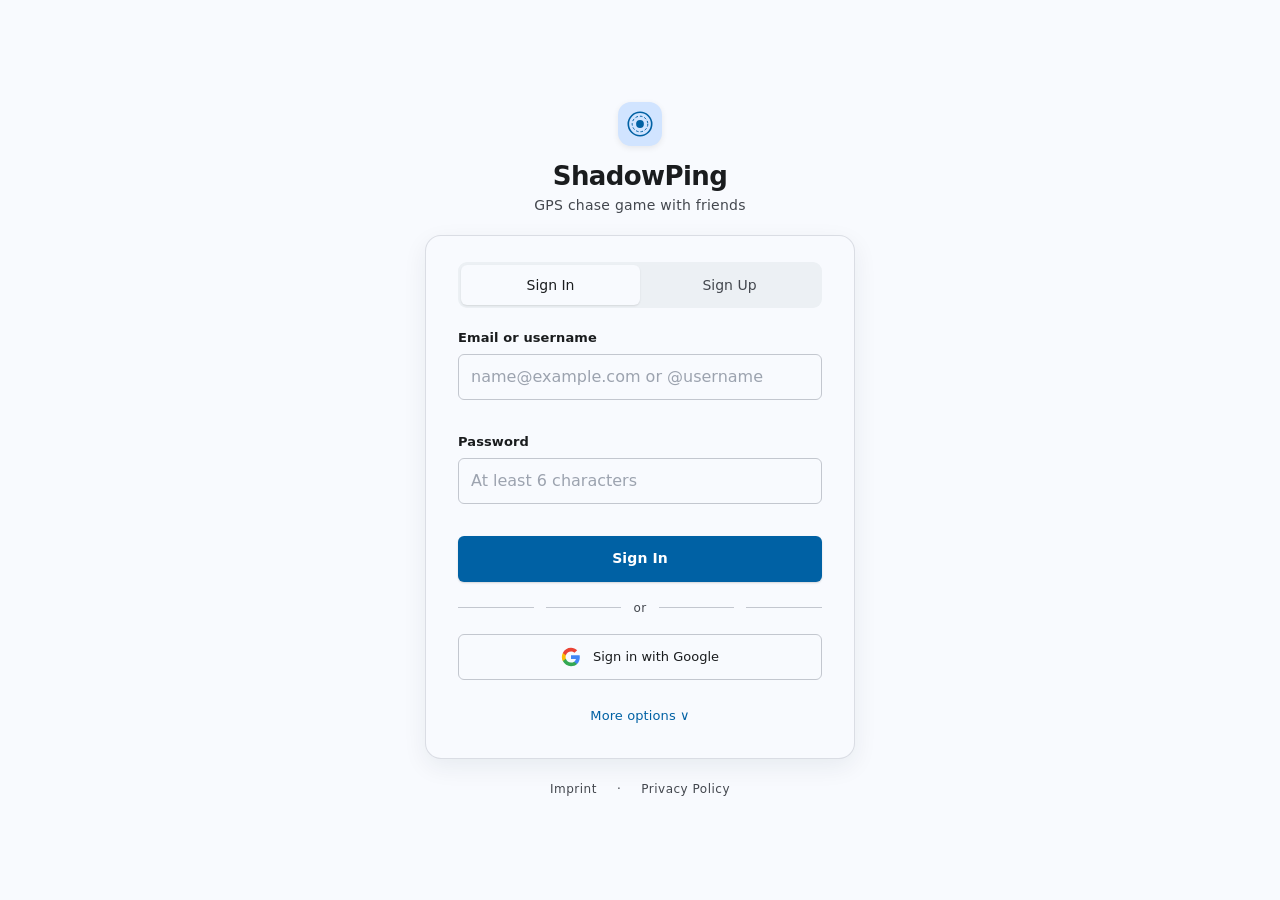
<file: index.html>
<!DOCTYPE html>
<html lang="de">
  <head>
    <meta charset="UTF-8" />
    <!-- Pinch-Zoom bleibt für Barrierefreiheit verfügbar; viewport-fit nutzt
         auf iPhone die volle Fläche bis in die Display-Ecken. -->
    <meta name="viewport" content="width=device-width, initial-scale=1.0, viewport-fit=cover" />
    <meta name="color-scheme" content="light dark" />
    <meta name="theme-color" content="#0f172a" />
    <meta name="mobile-web-app-capable" content="yes" />
    <meta name="apple-mobile-web-app-capable" content="yes" />
    <meta name="apple-mobile-web-app-status-bar-style" content="black-translucent" />
    <meta name="apple-mobile-web-app-title" content="ShadowPing" />
    <meta name="format-detection" content="telephone=no" />
    <meta name="apple-touch-fullscreen" content="yes" />
    <link rel="manifest" href="/manifest.json" />
    <link rel="icon" href="/icon.svg" type="image/svg+xml" />
    <link rel="apple-touch-icon" href="/icon-180.png" />

    <!-- ── SEO: Google & Social Media ─────────────────────────── -->
    <title>ShadowPing – GPS-Fangspiel | Verfolgen oder entkommen</title>
    <!-- application-name: verhindert, dass Google den Hosting-Anbieter
         ("Cloudflare") als Seitenname anzeigt; ShadowPing wird stattdessen verwendet. -->
    <meta name="application-name" content="ShadowPing" />
    <meta name="google-site-verification" content="XhehOUjK3mTMRknBZVgZoqfgytqWMaHT4mtHR7_vz60" />
    <meta name="description"
      content="ShadowPing ist das kostenlose GPS-Fangspiel für Android & Web. Spiele als Hunter und jage den Runner in Echtzeit – oder fliehe als Runner vor der Jagd. Ohne Werbung, ohne Tracking." />
    <meta name="robots" content="index, follow" />
    <meta name="googlebot" content="index, follow, max-image-preview:large" />
    <link rel="canonical" href="https://shadowping.pages.dev/" />

    <!-- Open Graph (Facebook, WhatsApp, Discord, Telegram) -->
    <meta property="og:site_name" content="ShadowPing" />
    <meta property="og:type" content="website" />
    <meta property="og:locale" content="de_DE" />
    <meta property="og:title" content="ShadowPing – GPS-Fangspiel | Verfolgen oder entkommen" />
    <meta property="og:description"
      content="Jage als Hunter den Runner oder fliehe als Runner vor der Jagd – in Echtzeit per GPS, direkt im Browser oder in der Android-App." />
    <meta property="og:url" content="https://shadowping.pages.dev/" />
    <meta property="og:image" content="https://shadowping.pages.dev/ShadowPing_Feature_1024x500.png" />
    <meta property="og:image:width" content="1024" />
    <meta property="og:image:height" content="500" />
    <meta property="og:image:alt" content="ShadowPing – GPS-Fangspiel Vorschau" />

    <!-- Twitter Card -->
    <meta name="twitter:card" content="summary_large_image" />
    <meta name="twitter:title" content="ShadowPing – GPS-Fangspiel | Verfolgen oder entkommen" />
    <meta name="twitter:description"
      content="Jage als Hunter den Runner oder fliehe als Runner vor der Jagd – in Echtzeit per GPS." />
    <meta name="twitter:image" content="https://shadowping.pages.dev/ShadowPing_Feature_1024x500.png" />

    <!-- Strukturierte Daten: WebSite (sorgt dafür, dass Google den
         Seitennamen "ShadowPing" anzeigt – nicht "Cloudflare") -->
    <script type="application/ld+json">
      {
        "@context": "https://schema.org",
        "@type": "WebSite",
        "name": "ShadowPing",
        "alternateName": "ShadowPing GPS Fangspiel",
        "url": "https://shadowping.pages.dev/",
        "inLanguage": "de"
      }
    </script>

    <!-- Strukturierte Daten: WebApplication -->
    <script type="application/ld+json">
      {
        "@context": "https://schema.org",
        "@type": "WebApplication",
        "name": "ShadowPing",
        "alternateName": "ShadowPing GPS Fangspiel",
        "url": "https://shadowping.pages.dev/",
        "description": "Kostenloses GPS-Fangspiel: Jage als Hunter den Runner oder fliehe als Runner vor der Jagd. Echtzeit-Standorte, private Spiele per Einladungscode, ohne Werbung und Tracking.",
        "inLanguage": "de",
        "applicationCategory": "GameApplication",
        "applicationSubCategory": "Multiplayer, GPS, Standort",
        "operatingSystem": "Android, Web",
        "browserRequirements": "Requires JavaScript",
        "image": "https://shadowping.pages.dev/ShadowPing_Feature_1024x500.png",
        "screenshot": "https://shadowping.pages.dev/ShadowPing_Feature_1024x500.png",
        "offers": {
          "@type": "Offer",
          "price": "0",
          "priceCurrency": "EUR",
          "availability": "https://schema.org/InStock"
        },
        "featureList": [
          "Echtzeit-Verfolgung per GPS",
          "Zwei Rollen: Runner vs. Hunter",
          "Private Spiele per Einladungscode",
          "Kostenlos & ohne Werbung",
          "Läuft im Browser und als Android-App"
        ]
      }
    </script>
    <script type="module" crossorigin src="/assets/index-Bv3Rx-qy.js"></script>
    <link rel="stylesheet" crossorigin href="/assets/index-Du45wk6p.css">
  </head>
  <body>
    <div id="root"></div>
  </body>
</html>
</file>
<file: assets/index-Du45wk6p.css>
*,:before,:after{--tw-border-spacing-x: 0;--tw-border-spacing-y: 0;--tw-translate-x: 0;--tw-translate-y: 0;--tw-rotate: 0;--tw-skew-x: 0;--tw-skew-y: 0;--tw-scale-x: 1;--tw-scale-y: 1;--tw-pan-x: ;--tw-pan-y: ;--tw-pinch-zoom: ;--tw-scroll-snap-strictness: proximity;--tw-gradient-from-position: ;--tw-gradient-via-position: ;--tw-gradient-to-position: ;--tw-ordinal: ;--tw-slashed-zero: ;--tw-numeric-figure: ;--tw-numeric-spacing: ;--tw-numeric-fraction: ;--tw-ring-inset: ;--tw-ring-offset-width: 0px;--tw-ring-offset-color: #fff;--tw-ring-color: rgb(59 130 246 / .5);--tw-ring-offset-shadow: 0 0 #0000;--tw-ring-shadow: 0 0 #0000;--tw-shadow: 0 0 #0000;--tw-shadow-colored: 0 0 #0000;--tw-blur: ;--tw-brightness: ;--tw-contrast: ;--tw-grayscale: ;--tw-hue-rotate: ;--tw-invert: ;--tw-saturate: ;--tw-sepia: ;--tw-drop-shadow: ;--tw-backdrop-blur: ;--tw-backdrop-brightness: ;--tw-backdrop-contrast: ;--tw-backdrop-grayscale: ;--tw-backdrop-hue-rotate: ;--tw-backdrop-invert: ;--tw-backdrop-opacity: ;--tw-backdrop-saturate: ;--tw-backdrop-sepia: ;--tw-contain-size: ;--tw-contain-layout: ;--tw-contain-paint: ;--tw-contain-style: }::backdrop{--tw-border-spacing-x: 0;--tw-border-spacing-y: 0;--tw-translate-x: 0;--tw-translate-y: 0;--tw-rotate: 0;--tw-skew-x: 0;--tw-skew-y: 0;--tw-scale-x: 1;--tw-scale-y: 1;--tw-pan-x: ;--tw-pan-y: ;--tw-pinch-zoom: ;--tw-scroll-snap-strictness: proximity;--tw-gradient-from-position: ;--tw-gradient-via-position: ;--tw-gradient-to-position: ;--tw-ordinal: ;--tw-slashed-zero: ;--tw-numeric-figure: ;--tw-numeric-spacing: ;--tw-numeric-fraction: ;--tw-ring-inset: ;--tw-ring-offset-width: 0px;--tw-ring-offset-color: #fff;--tw-ring-color: rgb(59 130 246 / .5);--tw-ring-offset-shadow: 0 0 #0000;--tw-ring-shadow: 0 0 #0000;--tw-shadow: 0 0 #0000;--tw-shadow-colored: 0 0 #0000;--tw-blur: ;--tw-brightness: ;--tw-contrast: ;--tw-grayscale: ;--tw-hue-rotate: ;--tw-invert: ;--tw-saturate: ;--tw-sepia: ;--tw-drop-shadow: ;--tw-backdrop-blur: ;--tw-backdrop-brightness: ;--tw-backdrop-contrast: ;--tw-backdrop-grayscale: ;--tw-backdrop-hue-rotate: ;--tw-backdrop-invert: ;--tw-backdrop-opacity: ;--tw-backdrop-saturate: ;--tw-backdrop-sepia: ;--tw-contain-size: ;--tw-contain-layout: ;--tw-contain-paint: ;--tw-contain-style: }*,:before,:after{box-sizing:border-box;border-width:0;border-style:solid;border-color:#e5e7eb}:before,:after{--tw-content: ""}html,:host{line-height:1.5;-webkit-text-size-adjust:100%;-moz-tab-size:4;-o-tab-size:4;tab-size:4;font-family:-apple-system,BlinkMacSystemFont,Segoe UI,Helvetica Neue,sans-serif;font-feature-settings:normal;font-variation-settings:normal;-webkit-tap-highlight-color:transparent}body{margin:0;line-height:inherit}hr{height:0;color:inherit;border-top-width:1px}abbr:where([title]){-webkit-text-decoration:underline dotted;text-decoration:underline dotted}h1,h2,h3,h4,h5,h6{font-size:inherit;font-weight:inherit}a{color:inherit;text-decoration:inherit}b,strong{font-weight:bolder}code,kbd,samp,pre{font-family:ui-monospace,SFMono-Regular,Menlo,Monaco,Consolas,Liberation Mono,Courier New,monospace;font-feature-settings:normal;font-variation-settings:normal;font-size:1em}small{font-size:80%}sub,sup{font-size:75%;line-height:0;position:relative;vertical-align:baseline}sub{bottom:-.25em}sup{top:-.5em}table{text-indent:0;border-color:inherit;border-collapse:collapse}button,input,optgroup,select,textarea{font-family:inherit;font-feature-settings:inherit;font-variation-settings:inherit;font-size:100%;font-weight:inherit;line-height:inherit;letter-spacing:inherit;color:inherit;margin:0;padding:0}button,select{text-transform:none}button,input:where([type=button]),input:where([type=reset]),input:where([type=submit]){-webkit-appearance:button;background-color:transparent;background-image:none}:-moz-focusring{outline:auto}:-moz-ui-invalid{box-shadow:none}progress{vertical-align:baseline}::-webkit-inner-spin-button,::-webkit-outer-spin-button{height:auto}[type=search]{-webkit-appearance:textfield;outline-offset:-2px}::-webkit-search-decoration{-webkit-appearance:none}::-webkit-file-upload-button{-webkit-appearance:button;font:inherit}summary{display:list-item}blockquote,dl,dd,h1,h2,h3,h4,h5,h6,hr,figure,p,pre{margin:0}fieldset{margin:0;padding:0}legend{padding:0}ol,ul,menu{list-style:none;margin:0;padding:0}dialog{padding:0}textarea{resize:vertical}input::-moz-placeholder,textarea::-moz-placeholder{opacity:1;color:#9ca3af}input::placeholder,textarea::placeholder{opacity:1;color:#9ca3af}button,[role=button]{cursor:pointer}:disabled{cursor:default}img,svg,video,canvas,audio,iframe,embed,object{display:block;vertical-align:middle}img,video{max-width:100%;height:auto}[hidden]:where(:not([hidden=until-found])){display:none}.container{width:100%}@media (min-width: 640px){.container{max-width:640px}}@media (min-width: 768px){.container{max-width:768px}}@media (min-width: 1024px){.container{max-width:1024px}}@media (min-width: 1280px){.container{max-width:1280px}}@media (min-width: 1536px){.container{max-width:1536px}}.sr-only{position:absolute;width:1px;height:1px;padding:0;margin:-1px;overflow:hidden;clip:rect(0,0,0,0);white-space:nowrap;border-width:0}.pointer-events-none{pointer-events:none}.\!visible{visibility:visible!important}.visible{visibility:visible}.fixed{position:fixed}.absolute{position:absolute}.relative{position:relative}.sticky{position:sticky}.inset-0{inset:0}.-right-1{right:-.25rem}.-top-1{top:-.25rem}.bottom-0{bottom:0}.left-0{left:0}.left-3{left:.75rem}.right-0{right:0}.right-2{right:.5rem}.right-3{right:.75rem}.top-0{top:0}.top-1\/2{top:50%}.top-3{top:.75rem}.z-10{z-index:10}.z-20{z-index:20}.z-30{z-index:30}.z-40{z-index:40}.z-50{z-index:50}.z-\[45\]{z-index:45}.z-\[60\]{z-index:60}.z-\[9999\]{z-index:9999}.mx-auto{margin-left:auto;margin-right:auto}.my-5{margin-top:1.25rem;margin-bottom:1.25rem}.mb-0\.5{margin-bottom:.125rem}.mb-1{margin-bottom:.25rem}.mb-1\.5{margin-bottom:.375rem}.mb-2{margin-bottom:.5rem}.mb-3{margin-bottom:.75rem}.mb-4{margin-bottom:1rem}.mb-5{margin-bottom:1.25rem}.mb-6{margin-bottom:1.5rem}.mb-8{margin-bottom:2rem}.ml-0\.5{margin-left:.125rem}.ml-1{margin-left:.25rem}.mr-1{margin-right:.25rem}.mt-0\.5{margin-top:.125rem}.mt-1{margin-top:.25rem}.mt-1\.5{margin-top:.375rem}.mt-10{margin-top:2.5rem}.mt-2{margin-top:.5rem}.mt-3{margin-top:.75rem}.mt-4{margin-top:1rem}.mt-5{margin-top:1.25rem}.mt-6{margin-top:1.5rem}.block{display:block}.inline-block{display:inline-block}.flex{display:flex}.inline-flex{display:inline-flex}.table{display:table}.grid{display:grid}.hidden{display:none}.aspect-square{aspect-ratio:1 / 1}.h-1\.5{height:.375rem}.h-10{height:2.5rem}.h-11{height:2.75rem}.h-12{height:3rem}.h-14{height:3.5rem}.h-2{height:.5rem}.h-2\.5{height:.625rem}.h-20{height:5rem}.h-3{height:.75rem}.h-4{height:1rem}.h-44{height:11rem}.h-5{height:1.25rem}.h-60{height:15rem}.h-7{height:1.75rem}.h-8{height:2rem}.h-9{height:2.25rem}.h-\[18px\]{height:18px}.h-full{height:100%}.h-px{height:1px}.min-h-10{min-height:2.5rem}.min-h-11{min-height:2.75rem}.min-h-12{min-height:3rem}.min-h-\[64px\]{min-height:64px}.min-h-screen{min-height:100vh}.w-1\.5{width:.375rem}.w-10{width:2.5rem}.w-11{width:2.75rem}.w-12{width:3rem}.w-14{width:3.5rem}.w-2{width:.5rem}.w-2\.5{width:.625rem}.w-20{width:5rem}.w-3{width:.75rem}.w-4{width:1rem}.w-44{width:11rem}.w-5{width:1.25rem}.w-60{width:15rem}.w-7{width:1.75rem}.w-8{width:2rem}.w-9{width:2.25rem}.w-full{width:100%}.w-px{width:1px}.min-w-0{min-width:0px}.min-w-\[18px\]{min-width:18px}.max-w-lg{max-width:32rem}.max-w-md{max-width:28rem}.max-w-prose{max-width:65ch}.max-w-sm{max-width:24rem}.max-w-xs{max-width:20rem}.flex-1{flex:1 1 0%}.flex-shrink-0{flex-shrink:0}.shrink{flex-shrink:1}.-translate-y-1\/2{--tw-translate-y: -50%;transform:translate(var(--tw-translate-x),var(--tw-translate-y)) rotate(var(--tw-rotate)) skew(var(--tw-skew-x)) skewY(var(--tw-skew-y)) scaleX(var(--tw-scale-x)) scaleY(var(--tw-scale-y))}.transform{transform:translate(var(--tw-translate-x),var(--tw-translate-y)) rotate(var(--tw-rotate)) skew(var(--tw-skew-x)) skewY(var(--tw-skew-y)) scaleX(var(--tw-scale-x)) scaleY(var(--tw-scale-y))}@keyframes spin{to{transform:rotate(360deg)}}.animate-spin{animation:spin 1s linear infinite}.select-none{-webkit-user-select:none;-moz-user-select:none;user-select:none}.resize{resize:both}.list-inside{list-style-position:inside}.list-disc{list-style-type:disc}.grid-cols-2{grid-template-columns:repeat(2,minmax(0,1fr))}.grid-cols-3{grid-template-columns:repeat(3,minmax(0,1fr))}.grid-cols-4{grid-template-columns:repeat(4,minmax(0,1fr))}.flex-col{flex-direction:column}.flex-wrap{flex-wrap:wrap}.items-start{align-items:flex-start}.items-end{align-items:flex-end}.items-center{align-items:center}.items-baseline{align-items:baseline}.justify-end{justify-content:flex-end}.justify-center{justify-content:center}.justify-between{justify-content:space-between}.gap-0\.5{gap:.125rem}.gap-1{gap:.25rem}.gap-1\.5{gap:.375rem}.gap-2{gap:.5rem}.gap-3{gap:.75rem}.gap-3\.5{gap:.875rem}.gap-4{gap:1rem}.space-y-1>:not([hidden])~:not([hidden]){--tw-space-y-reverse: 0;margin-top:calc(.25rem * calc(1 - var(--tw-space-y-reverse)));margin-bottom:calc(.25rem * var(--tw-space-y-reverse))}.space-y-1\.5>:not([hidden])~:not([hidden]){--tw-space-y-reverse: 0;margin-top:calc(.375rem * calc(1 - var(--tw-space-y-reverse)));margin-bottom:calc(.375rem * var(--tw-space-y-reverse))}.space-y-2>:not([hidden])~:not([hidden]){--tw-space-y-reverse: 0;margin-top:calc(.5rem * calc(1 - var(--tw-space-y-reverse)));margin-bottom:calc(.5rem * var(--tw-space-y-reverse))}.space-y-2\.5>:not([hidden])~:not([hidden]){--tw-space-y-reverse: 0;margin-top:calc(.625rem * calc(1 - var(--tw-space-y-reverse)));margin-bottom:calc(.625rem * var(--tw-space-y-reverse))}.space-y-3>:not([hidden])~:not([hidden]){--tw-space-y-reverse: 0;margin-top:calc(.75rem * calc(1 - var(--tw-space-y-reverse)));margin-bottom:calc(.75rem * var(--tw-space-y-reverse))}.space-y-4>:not([hidden])~:not([hidden]){--tw-space-y-reverse: 0;margin-top:calc(1rem * calc(1 - var(--tw-space-y-reverse)));margin-bottom:calc(1rem * var(--tw-space-y-reverse))}.space-y-5>:not([hidden])~:not([hidden]){--tw-space-y-reverse: 0;margin-top:calc(1.25rem * calc(1 - var(--tw-space-y-reverse)));margin-bottom:calc(1.25rem * var(--tw-space-y-reverse))}.overflow-hidden{overflow:hidden}.overflow-x-auto{overflow-x:auto}.overflow-y-auto{overflow-y:auto}.truncate{overflow:hidden;text-overflow:ellipsis;white-space:nowrap}.whitespace-nowrap{white-space:nowrap}.rounded-2xl{border-radius:1rem}.rounded-3xl{border-radius:1.25rem}.rounded-\[20px\]{border-radius:20px}.rounded-\[24px\]{border-radius:24px}.rounded-\[28px\]{border-radius:28px}.rounded-\[4px\]{border-radius:4px}.rounded-full{border-radius:9999px}.rounded-lg{border-radius:.5rem}.rounded-xl{border-radius:.75rem}.rounded-t-3xl{border-top-left-radius:1.25rem;border-top-right-radius:1.25rem}.rounded-t-\[28px\]{border-top-left-radius:28px;border-top-right-radius:28px}.rounded-bl-2xl{border-bottom-left-radius:1rem}.rounded-br-2xl{border-bottom-right-radius:1rem}.rounded-tl-2xl{border-top-left-radius:1rem}.rounded-tr-2xl{border-top-right-radius:1rem}.border{border-width:1px}.border-2{border-width:2px}.border-b{border-bottom-width:1px}.border-b-2{border-bottom-width:2px}.border-b-4{border-bottom-width:4px}.border-l-4{border-left-width:4px}.border-r-4{border-right-width:4px}.border-t{border-top-width:1px}.border-t-4{border-top-width:4px}.border-dashed{border-style:dashed}.border-blue-200{--tw-border-opacity: 1;border-color:rgb(191 219 254 / var(--tw-border-opacity, 1))}.border-white{--tw-border-opacity: 1;border-color:rgb(255 255 255 / var(--tw-border-opacity, 1))}.border-white\/30{border-color:#ffffff4d}.border-white\/40{border-color:#fff6}.border-t-current{border-top-color:currentColor}.border-t-transparent{border-top-color:transparent}.border-t-white{--tw-border-opacity: 1;border-top-color:rgb(255 255 255 / var(--tw-border-opacity, 1))}.bg-black{--tw-bg-opacity: 1;background-color:rgb(0 0 0 / var(--tw-bg-opacity, 1))}.bg-black\/40{background-color:#0006}.bg-black\/50{background-color:#00000080}.bg-black\/60{background-color:#0009}.bg-blue-100{--tw-bg-opacity: 1;background-color:rgb(219 234 254 / var(--tw-bg-opacity, 1))}.bg-blue-50{--tw-bg-opacity: 1;background-color:rgb(239 246 255 / var(--tw-bg-opacity, 1))}.bg-blue-500{--tw-bg-opacity: 1;background-color:rgb(59 130 246 / var(--tw-bg-opacity, 1))}.bg-gray-100{--tw-bg-opacity: 1;background-color:rgb(243 244 246 / var(--tw-bg-opacity, 1))}.bg-gray-200{--tw-bg-opacity: 1;background-color:rgb(229 231 235 / var(--tw-bg-opacity, 1))}.bg-gray-900{--tw-bg-opacity: 1;background-color:rgb(17 24 39 / var(--tw-bg-opacity, 1))}.bg-green-400{--tw-bg-opacity: 1;background-color:rgb(74 222 128 / var(--tw-bg-opacity, 1))}.bg-orange-500{--tw-bg-opacity: 1;background-color:rgb(249 115 22 / var(--tw-bg-opacity, 1))}.bg-red-500{--tw-bg-opacity: 1;background-color:rgb(239 68 68 / var(--tw-bg-opacity, 1))}.bg-slate-900{--tw-bg-opacity: 1;background-color:rgb(15 23 42 / var(--tw-bg-opacity, 1))}.bg-white{--tw-bg-opacity: 1;background-color:rgb(255 255 255 / var(--tw-bg-opacity, 1))}.bg-white\/20{background-color:#fff3}.object-cover{-o-object-fit:cover;object-fit:cover}.p-1{padding:.25rem}.p-2{padding:.5rem}.p-2\.5{padding:.625rem}.p-3{padding:.75rem}.p-4{padding:1rem}.p-5{padding:1.25rem}.p-6{padding:1.5rem}.px-1{padding-left:.25rem;padding-right:.25rem}.px-2{padding-left:.5rem;padding-right:.5rem}.px-2\.5{padding-left:.625rem;padding-right:.625rem}.px-3{padding-left:.75rem;padding-right:.75rem}.px-3\.5{padding-left:.875rem;padding-right:.875rem}.px-4{padding-left:1rem;padding-right:1rem}.px-5{padding-left:1.25rem;padding-right:1.25rem}.px-6{padding-left:1.5rem;padding-right:1.5rem}.px-8{padding-left:2rem;padding-right:2rem}.py-0\.5{padding-top:.125rem;padding-bottom:.125rem}.py-1{padding-top:.25rem;padding-bottom:.25rem}.py-1\.5{padding-top:.375rem;padding-bottom:.375rem}.py-10{padding-top:2.5rem;padding-bottom:2.5rem}.py-2{padding-top:.5rem;padding-bottom:.5rem}.py-2\.5{padding-top:.625rem;padding-bottom:.625rem}.py-3{padding-top:.75rem;padding-bottom:.75rem}.py-3\.5{padding-top:.875rem;padding-bottom:.875rem}.py-4{padding-top:1rem;padding-bottom:1rem}.py-5{padding-top:1.25rem;padding-bottom:1.25rem}.py-6{padding-top:1.5rem;padding-bottom:1.5rem}.pb-1{padding-bottom:.25rem}.pb-10{padding-bottom:2.5rem}.pb-3{padding-bottom:.75rem}.pb-36{padding-bottom:9rem}.pb-4{padding-bottom:1rem}.pb-8{padding-bottom:2rem}.pr-12{padding-right:3rem}.pt-2{padding-top:.5rem}.pt-3{padding-top:.75rem}.pt-6{padding-top:1.5rem}.text-left{text-align:left}.text-center{text-align:center}.font-mono{font-family:ui-monospace,SFMono-Regular,Menlo,Monaco,Consolas,Liberation Mono,Courier New,monospace}.text-2xl{font-size:1.5rem;line-height:2rem}.text-3xl{font-size:1.875rem;line-height:2.25rem}.text-4xl{font-size:2.25rem;line-height:2.5rem}.text-6xl{font-size:3.75rem;line-height:1}.text-7xl{font-size:4.5rem;line-height:1}.text-\[10px\]{font-size:10px}.text-\[11px\]{font-size:11px}.text-base{font-size:1rem;line-height:1.5rem}.text-lg{font-size:1.125rem;line-height:1.75rem}.text-sm{font-size:.875rem;line-height:1.25rem}.text-xl{font-size:1.25rem;line-height:1.75rem}.text-xs{font-size:.75rem;line-height:1rem}.font-black{font-weight:900}.font-bold{font-weight:700}.font-medium{font-weight:500}.font-semibold{font-weight:600}.uppercase{text-transform:uppercase}.tabular-nums{--tw-numeric-spacing: tabular-nums;font-variant-numeric:var(--tw-ordinal) var(--tw-slashed-zero) var(--tw-numeric-figure) var(--tw-numeric-spacing) var(--tw-numeric-fraction)}.leading-none{line-height:1}.leading-tight{line-height:1.25}.tracking-wider{letter-spacing:.05em}.tracking-widest{letter-spacing:.1em}.text-amber-500{--tw-text-opacity: 1;color:rgb(245 158 11 / var(--tw-text-opacity, 1))}.text-blue-400{--tw-text-opacity: 1;color:rgb(96 165 250 / var(--tw-text-opacity, 1))}.text-blue-600{--tw-text-opacity: 1;color:rgb(37 99 235 / var(--tw-text-opacity, 1))}.text-blue-700{--tw-text-opacity: 1;color:rgb(29 78 216 / var(--tw-text-opacity, 1))}.text-gray-400{--tw-text-opacity: 1;color:rgb(156 163 175 / var(--tw-text-opacity, 1))}.text-gray-500{--tw-text-opacity: 1;color:rgb(107 114 128 / var(--tw-text-opacity, 1))}.text-gray-600{--tw-text-opacity: 1;color:rgb(75 85 99 / var(--tw-text-opacity, 1))}.text-red-200{--tw-text-opacity: 1;color:rgb(254 202 202 / var(--tw-text-opacity, 1))}.text-slate-900{--tw-text-opacity: 1;color:rgb(15 23 42 / var(--tw-text-opacity, 1))}.text-white{--tw-text-opacity: 1;color:rgb(255 255 255 / var(--tw-text-opacity, 1))}.text-white\/60{color:#fff9}.accent-\[var\(--md-primary\)\]{accent-color:var(--md-primary)}.opacity-50{opacity:.5}.opacity-60{opacity:.6}.shadow-2xl{--tw-shadow: 0 25px 50px -12px rgb(0 0 0 / .25);--tw-shadow-colored: 0 25px 50px -12px var(--tw-shadow-color);box-shadow:var(--tw-ring-offset-shadow, 0 0 #0000),var(--tw-ring-shadow, 0 0 #0000),var(--tw-shadow)}.shadow-lg{--tw-shadow: 0 10px 15px -3px rgb(0 0 0 / .1), 0 4px 6px -4px rgb(0 0 0 / .1);--tw-shadow-colored: 0 10px 15px -3px var(--tw-shadow-color), 0 4px 6px -4px var(--tw-shadow-color);box-shadow:var(--tw-ring-offset-shadow, 0 0 #0000),var(--tw-ring-shadow, 0 0 #0000),var(--tw-shadow)}.shadow-md{--tw-shadow: 0 4px 6px -1px rgb(0 0 0 / .1), 0 2px 4px -2px rgb(0 0 0 / .1);--tw-shadow-colored: 0 4px 6px -1px var(--tw-shadow-color), 0 2px 4px -2px var(--tw-shadow-color);box-shadow:var(--tw-ring-offset-shadow, 0 0 #0000),var(--tw-ring-shadow, 0 0 #0000),var(--tw-shadow)}.shadow-sm{--tw-shadow: 0 1px 2px 0 rgb(0 0 0 / .05);--tw-shadow-colored: 0 1px 2px 0 var(--tw-shadow-color);box-shadow:var(--tw-ring-offset-shadow, 0 0 #0000),var(--tw-ring-shadow, 0 0 #0000),var(--tw-shadow)}.outline-none{outline:2px solid transparent;outline-offset:2px}.outline{outline-style:solid}.filter{filter:var(--tw-blur) var(--tw-brightness) var(--tw-contrast) var(--tw-grayscale) var(--tw-hue-rotate) var(--tw-invert) var(--tw-saturate) var(--tw-sepia) var(--tw-drop-shadow)}.transition{transition-property:color,background-color,border-color,text-decoration-color,fill,stroke,opacity,box-shadow,transform,filter,backdrop-filter;transition-timing-function:cubic-bezier(.4,0,.2,1);transition-duration:.15s}.transition-all{transition-property:all;transition-timing-function:cubic-bezier(.4,0,.2,1);transition-duration:.15s}.transition-colors{transition-property:color,background-color,border-color,text-decoration-color,fill,stroke;transition-timing-function:cubic-bezier(.4,0,.2,1);transition-duration:.15s}.transition-opacity{transition-property:opacity;transition-timing-function:cubic-bezier(.4,0,.2,1);transition-duration:.15s}.transition-transform{transition-property:transform;transition-timing-function:cubic-bezier(.4,0,.2,1);transition-duration:.15s}.ease-out{transition-timing-function:cubic-bezier(0,0,.2,1)}:root{color-scheme:light;--md-primary: #0061A4;--md-on-primary: #FFFFFF;--md-primary-container: #D1E4FF;--md-on-primary-container: #001D36;--md-secondary: #535F70;--md-on-secondary: #FFFFFF;--md-secondary-container: #D7E3F7;--md-on-secondary-container: #101C2B;--md-tertiary: #006874;--md-on-tertiary: #FFFFFF;--md-tertiary-container: #97F0FF;--md-on-tertiary-container: #001F24;--md-error: #BA1A1A;--md-on-error: #FFFFFF;--md-error-container: #FFDAD6;--md-on-error-container: #410002;--md-background: #F8FAFE;--md-surface: #F8FAFE;--md-on-background: #1A1C1E;--md-on-surface: #1A1C1E;--md-surface-container-lowest: #FFFFFF;--md-surface-container-low: #F2F4F8;--md-surface-container: #ECF0F4;--md-surface-container-high: #E6EBF0;--md-surface-container-highest: #E1E5EA;--md-outline: #73777F;--md-outline-variant: #C3C7CF;--md-on-surface-variant: #43474E;--md-hunter: #BA1A1A;--md-hunter-container: #FFDAD6;--md-runner: #0061A4;--md-runner-container: #D1E4FF;--sat: env(safe-area-inset-top, 0px);--sab: env(safe-area-inset-bottom, 0px);--ease-out: cubic-bezier(.23, 1, .32, 1);--ease-in-out: cubic-bezier(.77, 0, .175, 1);--ease-drawer: cubic-bezier(.32, .72, 0, 1);--duration-fast: .15s;--duration-short: .2s;--duration-base: .3s}[data-theme=dark]{color-scheme:dark;--md-primary: #9ECBFF;--md-on-primary: #003258;--md-primary-container: #00497A;--md-on-primary-container: #D1E4FF;--md-secondary: #BBC7DB;--md-on-secondary: #253140;--md-secondary-container: #3B4857;--md-on-secondary-container: #D7E3F7;--md-tertiary: #4DD9E6;--md-on-tertiary: #00363D;--md-tertiary-container: #004F58;--md-on-tertiary-container: #97F0FF;--md-error: #FFB4AB;--md-on-error: #690005;--md-error-container: #93000A;--md-on-error-container: #FFDAD6;--md-background: #111418;--md-surface: #111418;--md-on-background: #E1E2E6;--md-on-surface: #E1E2E6;--md-surface-container-lowest: #0C0E11;--md-surface-container-low: #191C1F;--md-surface-container: #1D2024;--md-surface-container-high: #27292D;--md-surface-container-highest: #323439;--md-outline: #8D9199;--md-outline-variant: #44474E;--md-on-surface-variant: #C4C7CE;--md-hunter: #FFB4AB;--md-hunter-container: #93000A;--md-runner: #9ECBFF;--md-runner-container: #00497A}*{-webkit-tap-highlight-color:transparent}html{-webkit-text-size-adjust:100%;touch-action:manipulation;-webkit-touch-callout:none}html,body{overscroll-behavior-y:none}html,body,#root{height:100%;background-color:var(--md-background);color:var(--md-on-background);font-family:Google Sans,Roboto,system-ui,sans-serif}.game-screen button{touch-action:manipulation;-webkit-user-select:none;-moz-user-select:none;user-select:none}.game-screen button:active:not(:disabled){filter:brightness(.9)}.game-screen-fullscreen{position:fixed;inset:0;width:100%;height:100vh;height:100dvh;min-height:100vh;min-height:100dvh}.min-h-screen{min-height:100vh;min-height:100dvh}.h-screen{height:100vh;height:100dvh}input,select,textarea{font-size:max(16px,1em)}.m3-display-large{font-size:57px;line-height:64px;font-weight:400;letter-spacing:-.25px}.m3-display-medium{font-size:45px;line-height:52px;font-weight:400}.m3-display-small{font-size:36px;line-height:44px;font-weight:400}.m3-headline-large{font-size:32px;line-height:40px;font-weight:400}.m3-headline-medium{font-size:28px;line-height:36px;font-weight:400}.m3-headline-small{font-size:24px;line-height:32px;font-weight:400}.m3-title-large{font-size:22px;line-height:28px;font-weight:400}.m3-title-medium{font-size:16px;line-height:24px;font-weight:500;letter-spacing:.15px}.m3-title-small{font-size:14px;line-height:20px;font-weight:500;letter-spacing:.1px}.m3-body-large{font-size:16px;line-height:24px;font-weight:400;letter-spacing:.5px}.m3-body-medium{font-size:14px;line-height:20px;font-weight:400;letter-spacing:.25px}.m3-body-small{font-size:12px;line-height:16px;font-weight:400;letter-spacing:.4px}.m3-label-large{font-size:14px;line-height:20px;font-weight:500;letter-spacing:.1px}.m3-label-medium{font-size:12px;line-height:16px;font-weight:500;letter-spacing:.5px}.m3-label-small{font-size:11px;line-height:16px;font-weight:500;letter-spacing:.5px}.m3-elevation-0{background:var(--md-surface)}.m3-elevation-1{background:var(--md-surface-container-low);box-shadow:0 1px 2px #0000001a}.m3-elevation-2{background:var(--md-surface-container);box-shadow:0 1px 3px #0000001f,0 1px 2px #00000014}.m3-elevation-3{background:var(--md-surface-container-high);box-shadow:0 4px 8px #0000001f}.m3-elevation-4{background:var(--md-surface-container-highest);box-shadow:0 6px 10px #00000024}.m3-card{background:var(--md-surface-container-low);border-radius:28px;box-shadow:0 1px 3px #0000001a,0 1px 2px #0000000f}.m3-card-filled{background:var(--md-surface-container-highest);border-radius:28px}.m3-card-outlined{background:var(--md-surface);border-radius:28px;border:1px solid var(--md-outline-variant)}.m3-btn{display:inline-flex;align-items:center;justify-content:center;gap:8px;border-radius:100px;padding:10px 24px;font-size:14px;font-weight:500;letter-spacing:.1px;transition:box-shadow var(--duration-short) var(--ease-out),opacity var(--duration-short) var(--ease-out),transform var(--duration-fast) var(--ease-out);-webkit-tap-highlight-color:transparent;cursor:pointer;border:none;outline:none}.m3-btn:active{transform:scale(.97)}.m3-btn:disabled{opacity:.38;pointer-events:none}.m3-btn-filled{background:var(--md-primary);color:var(--md-on-primary);box-shadow:0 1px 2px #00000026}@media (hover: hover) and (pointer: fine){.m3-btn-filled:hover{box-shadow:0 2px 4px #0061a440}.hover-tint:hover{background:var(--md-surface-container-highest)}}.m3-btn-tonal{background:var(--md-secondary-container);color:var(--md-on-secondary-container)}.m3-btn-outlined{background:transparent;color:var(--md-primary);border:1px solid var(--md-outline)}.m3-btn-text{background:transparent;color:var(--md-primary);padding:10px 12px}.m3-fab{background:var(--md-primary-container);color:var(--md-on-primary-container);border-radius:16px;width:56px;height:56px;display:flex;align-items:center;justify-content:center;box-shadow:0 3px 8px #00000026;border:none;cursor:pointer;transition:box-shadow var(--duration-short) var(--ease-out),transform var(--duration-fast) var(--ease-out)}.m3-fab:active{transform:scale(.95)}.m3-fab-large{border-radius:28px;width:96px;height:96px}.m3-nav-bar{background:var(--md-surface-container);border-top:1px solid var(--md-outline-variant);display:flex;align-items:center;justify-content:space-around;padding:12px 0;padding-bottom:calc(12px + var(--sab))}.m3-nav-item{display:flex;flex-direction:column;align-items:center;gap:4px;min-width:64px;cursor:pointer}.m3-nav-indicator{border-radius:100px;width:64px;height:32px;display:flex;align-items:center;justify-content:center;transition:background .2s}.m3-nav-item.active .m3-nav-indicator{background:var(--md-secondary-container)}.m3-top-bar{background:var(--md-surface);padding:calc(var(--sat) + 8px) 16px 8px;display:flex;align-items:center;gap:8px;border-bottom:1px solid var(--md-outline-variant)}.m3-top-bar-center{justify-content:center;text-align:center}.m3-text-field{background:var(--md-surface-container-highest);border:none;border-bottom:1px solid var(--md-on-surface-variant);border-radius:4px 4px 0 0;padding:16px;font-size:16px;color:var(--md-on-surface);width:100%;transition:border-color var(--duration-short) var(--ease-out);outline:none}.m3-text-field:focus{border-bottom:2px solid var(--md-primary)}.m3-text-field-outlined{background:transparent;border:1px solid var(--md-outline);border-radius:4px;padding:14px 16px;font-size:16px;color:var(--md-on-surface);width:100%;outline:none;transition:border-color var(--duration-short) var(--ease-out)}.m3-text-field-outlined:focus{border:2px solid var(--md-primary);padding:13px 15px}.m3-switch{position:relative;width:52px;height:32px;border-radius:100px;cursor:pointer;transition:background-color var(--duration-short) var(--ease-out),border-color var(--duration-short) var(--ease-out);border:2px solid;flex-shrink:0}.m3-switch.off{background:var(--md-surface-container-highest);border-color:var(--md-outline)}.m3-switch.on{background:var(--md-primary);border-color:var(--md-primary)}.m3-switch-thumb{position:absolute;top:50%;left:4px;width:16px;height:16px;border-radius:50%;background:var(--md-outline);transform:translateY(-50%);transition:transform var(--duration-short) var(--ease-out),background-color var(--duration-short) var(--ease-out)}.m3-switch.on .m3-switch-thumb{background:var(--md-on-primary);transform:translateY(-50%) translate(20px) scale(1.5)}.m3-slider{-webkit-appearance:none;-moz-appearance:none;appearance:none;width:100%;height:32px;background:transparent;cursor:pointer;touch-action:none}.m3-slider:focus{outline:none}.m3-slider::-webkit-slider-runnable-track{height:4px;border-radius:100px;background:linear-gradient(to right,var(--md-primary) var(--slider-fill, 0%),var(--md-surface-container-highest) var(--slider-fill, 0%))}.m3-slider::-webkit-slider-thumb{-webkit-appearance:none;appearance:none;width:20px;height:20px;margin-top:-8px;border-radius:50%;background:var(--md-primary);border:2px solid var(--md-surface);box-shadow:0 1px 4px #0000004d;-webkit-transition:transform var(--duration-fast) var(--ease-out);transition:transform var(--duration-fast) var(--ease-out)}.m3-slider:active::-webkit-slider-thumb{transform:scale(1.2)}.m3-slider:focus-visible::-webkit-slider-thumb{box-shadow:0 0 0 4px var(--md-primary-container)}.m3-slider::-moz-range-track{height:4px;border-radius:100px;background:var(--md-surface-container-highest)}.m3-slider::-moz-range-progress{height:4px;border-radius:100px;background:var(--md-primary)}.m3-slider::-moz-range-thumb{width:20px;height:20px;border-radius:50%;background:var(--md-primary);border:2px solid var(--md-surface);box-shadow:0 1px 4px #0000004d;-moz-transition:transform var(--duration-fast) var(--ease-out);transition:transform var(--duration-fast) var(--ease-out)}.m3-slider:active::-moz-range-thumb{transform:scale(1.2)}.m3-slider:focus-visible::-moz-range-thumb{box-shadow:0 0 0 4px var(--md-primary-container)}.m3-chip{display:inline-flex;align-items:center;gap:8px;border-radius:8px;padding:6px 16px;font-size:14px;font-weight:500;border:1px solid var(--md-outline-variant);background:transparent;color:var(--md-on-surface-variant);cursor:pointer;transition:background var(--duration-fast) var(--ease-out),border-color var(--duration-fast) var(--ease-out)}.m3-chip.selected{background:var(--md-secondary-container);color:var(--md-on-secondary-container);border-color:transparent}.m3-dialog{background:var(--md-surface-container-high);border-radius:28px;padding:24px;max-width:312px;width:100%}.m3-bottom-sheet{background:var(--md-surface-container-low);border-radius:28px 28px 0 0}.pt-safe{padding-top:var(--sat)}.pb-safe{padding-bottom:var(--sab)}.pt-safe-16{padding-top:calc(var(--sat) + 16px)}.pb-safe-16{padding-bottom:calc(var(--sab) + 16px)}.dvh-100{height:100vh;height:100dvh}.max-h-dvh-70{max-height:70vh;max-height:70dvh}.max-h-dvh-85{max-height:85vh;max-height:85dvh}.max-h-dvh-90{max-height:90vh;max-height:90dvh}.sheet-settings{height:100vh;height:100dvh}@media (min-width: 768px){.sheet-settings{height:auto;max-height:90vh;max-height:90dvh}}.settings-line{display:flex;align-items:center;justify-content:space-between;gap:12px;min-height:48px;padding:10px 0;border-bottom:1px solid var(--md-outline-variant)}.settings-line:last-child{border-bottom:0}.settings-line-column{align-items:flex-start;flex-direction:column}@keyframes fadeSlideIn{0%{opacity:0;transform:translateY(-8px)}to{opacity:1;transform:translateY(0)}}@keyframes slideUp{0%{transform:translate3d(0,100%,0)}to{transform:translateZ(0)}}@keyframes scaleIn{0%{opacity:0;transform:scale(.95)}to{opacity:1;transform:scale(1)}}@keyframes fadeIn{0%{opacity:0}to{opacity:1}}@keyframes popIn{0%{opacity:0;transform:scale(.92)}to{opacity:1;transform:scale(1)}}@keyframes bannerIn{0%{opacity:0;transform:translateY(-8px) scale(.97)}to{opacity:1;transform:translateY(0) scale(1)}}@keyframes viewIn{0%{opacity:0;transform:translateY(10px)}to{opacity:1;transform:translateY(0)}}@keyframes tabIn{0%{opacity:0;transform:translate(14px)}to{opacity:1;transform:translate(0)}}@keyframes alertPulse{0%,to{opacity:1;transform:scale(1)}50%{opacity:.85;transform:scale(.95)}}.anim-fade{animation:fadeIn var(--duration-short) var(--ease-out);will-change:opacity}.anim-pop{animation:popIn var(--duration-short) var(--ease-out);will-change:transform,opacity}.anim-sheet{animation:slideUp var(--duration-base) var(--ease-drawer);will-change:transform}.anim-banner{animation:bannerIn var(--duration-short) var(--ease-out)}.anim-view{animation:viewIn var(--duration-short) var(--ease-out)}.anim-tab{animation:tabIn var(--duration-short) var(--ease-out)}.anim-scale-top{transform-origin:top;animation:scaleIn var(--duration-short) var(--ease-out)}.anim-alert-pulse{animation:alertPulse 2s ease-in-out infinite}@keyframes markerPulse{0%,to{box-shadow:0 0 #fbbf2499,0 2px 10px #0000004d}50%{box-shadow:0 0 0 12px #fbbf2400,0 2px 10px #0000004d}}.marker-pulse{animation:markerPulse 1.5s ease-in-out infinite}.auth-page{min-height:100svh;padding:40px 20px;display:flex;flex-direction:column;align-items:center;justify-content:center;background:var(--md-background)}.auth-brand{width:min(100%,390px);margin:0 0 20px!important;text-align:center}.auth-brand>div:first-child{width:44px;height:44px;margin:0 auto 14px!important;border-radius:13px;box-shadow:0 2px 6px #00000014!important}.auth-brand>div:first-child svg{width:26px;height:26px}.auth-brand h1{color:var(--md-on-background)!important;font-size:26px;line-height:32px;font-weight:650;letter-spacing:-.6px}.auth-brand p{margin-top:3px;color:var(--md-on-surface-variant)!important}.auth-card{width:min(100%,430px);padding:26px 32px 24px;border:1px solid color-mix(in srgb,var(--md-outline-variant) 55%,transparent);border-radius:16px;background:var(--md-surface);box-shadow:0 8px 24px #15273812}.auth-tabs,.auth-form,.auth-divider,.auth-oauth{width:100%}.auth-tabs{padding:3px;margin:0 0 20px!important;border-radius:9px!important;background:var(--md-surface-container)!important}.auth-tabs button{min-height:38px;border-radius:6px!important;color:var(--md-on-surface-variant)!important}.auth-tabs button[aria-selected=true]{color:var(--md-on-surface)!important;background:var(--md-surface)!important;box-shadow:0 1px 2px #0000001a!important}.auth-form{display:flex;flex-direction:column;gap:16px!important}.auth-label{display:block;margin:0 0 6px!important;color:var(--md-on-surface)!important;font-size:13px;font-weight:550}.auth-input{width:100%;height:46px;padding:0 12px!important;border:1px solid var(--md-outline-variant)!important;border-radius:6px!important;background:var(--md-surface)!important;color:var(--md-on-surface)!important;font-size:16px!important;outline:none}.auth-input:focus{padding:0 12px!important;border-color:var(--md-primary)!important;box-shadow:0 0 0 2px color-mix(in srgb,var(--md-primary) 14%,transparent)}.auth-submit{min-height:46px;margin-top:2px;border-radius:6px;font-weight:600}.auth-message{border-radius:6px}.auth-divider{gap:12px!important;margin:18px 0!important;color:var(--md-on-surface-variant);font-size:12px}.auth-divider:before,.auth-divider:after{content:"";height:1px;flex:1;background:var(--md-outline-variant)}.auth-oauth{display:flex;flex-direction:column;gap:8px}.auth-oauth-button{min-height:44px;border-radius:6px!important;border-color:var(--md-outline-variant)!important;color:var(--md-on-surface)!important;background:var(--md-surface)!important;font-size:13px!important;font-weight:500!important}.auth-oauth-button:hover{background:var(--md-surface-container-low)!important}.auth-oauth>button:not(.auth-oauth-button){padding:8px;color:var(--md-primary)!important;font-size:13px}.auth-oauth>div>.auth-oauth-button{min-height:42px}.auth-legal{display:flex;justify-content:center;margin:20px 0 0!important;color:var(--md-on-surface-variant)!important;font-size:12px!important}.auth-legal a{text-decoration:none}.auth-legal a:hover{color:var(--md-primary)}@media (max-width: 480px){.auth-page{justify-content:flex-start;padding:max(34px,calc(var(--sat) + 20px)) 18px calc(24px + var(--sab))}.auth-brand{margin-bottom:18px!important}.auth-card{padding:22px 20px 20px;border-radius:14px}}@media (max-width: 340px){.auth-page{padding-left:15px;padding-right:15px}}::-webkit-scrollbar{width:4px}::-webkit-scrollbar-track{background:transparent}::-webkit-scrollbar-thumb{background:var(--md-outline-variant);border-radius:4px}@media (prefers-reduced-motion: reduce){*,*:before,*:after{animation-duration:.01ms!important;animation-iteration-count:1!important;transition-duration:.01ms!important}}.focus\:outline-none:focus{outline:2px solid transparent;outline-offset:2px}.focus\:ring-2:focus{--tw-ring-offset-shadow: var(--tw-ring-inset) 0 0 0 var(--tw-ring-offset-width) var(--tw-ring-offset-color);--tw-ring-shadow: var(--tw-ring-inset) 0 0 0 calc(2px + var(--tw-ring-offset-width)) var(--tw-ring-color);box-shadow:var(--tw-ring-offset-shadow),var(--tw-ring-shadow),var(--tw-shadow, 0 0 #0000)}.focus\:ring-blue-500:focus{--tw-ring-opacity: 1;--tw-ring-color: rgb(59 130 246 / var(--tw-ring-opacity, 1))}.active\:scale-95:active{--tw-scale-x: .95;--tw-scale-y: .95;transform:translate(var(--tw-translate-x),var(--tw-translate-y)) rotate(var(--tw-rotate)) skew(var(--tw-skew-x)) skewY(var(--tw-skew-y)) scaleX(var(--tw-scale-x)) scaleY(var(--tw-scale-y))}.active\:scale-\[0\.98\]:active{--tw-scale-x: .98;--tw-scale-y: .98;transform:translate(var(--tw-translate-x),var(--tw-translate-y)) rotate(var(--tw-rotate)) skew(var(--tw-skew-x)) skewY(var(--tw-skew-y)) scaleX(var(--tw-scale-x)) scaleY(var(--tw-scale-y))}.active\:opacity-100:active{opacity:1}.active\:opacity-70:active{opacity:.7}.disabled\:opacity-40:disabled{opacity:.4}.disabled\:opacity-50:disabled{opacity:.5}.disabled\:opacity-60:disabled{opacity:.6}@media (min-width: 640px){.sm\:items-center{align-items:center}.sm\:rounded-\[28px\]{border-radius:28px}.sm\:p-6{padding:1.5rem}.sm\:text-sm{font-size:.875rem;line-height:1.25rem}}@media (min-width: 768px){.md\:items-center{align-items:center}.md\:rounded-\[28px\]{border-radius:28px}}
</file>
